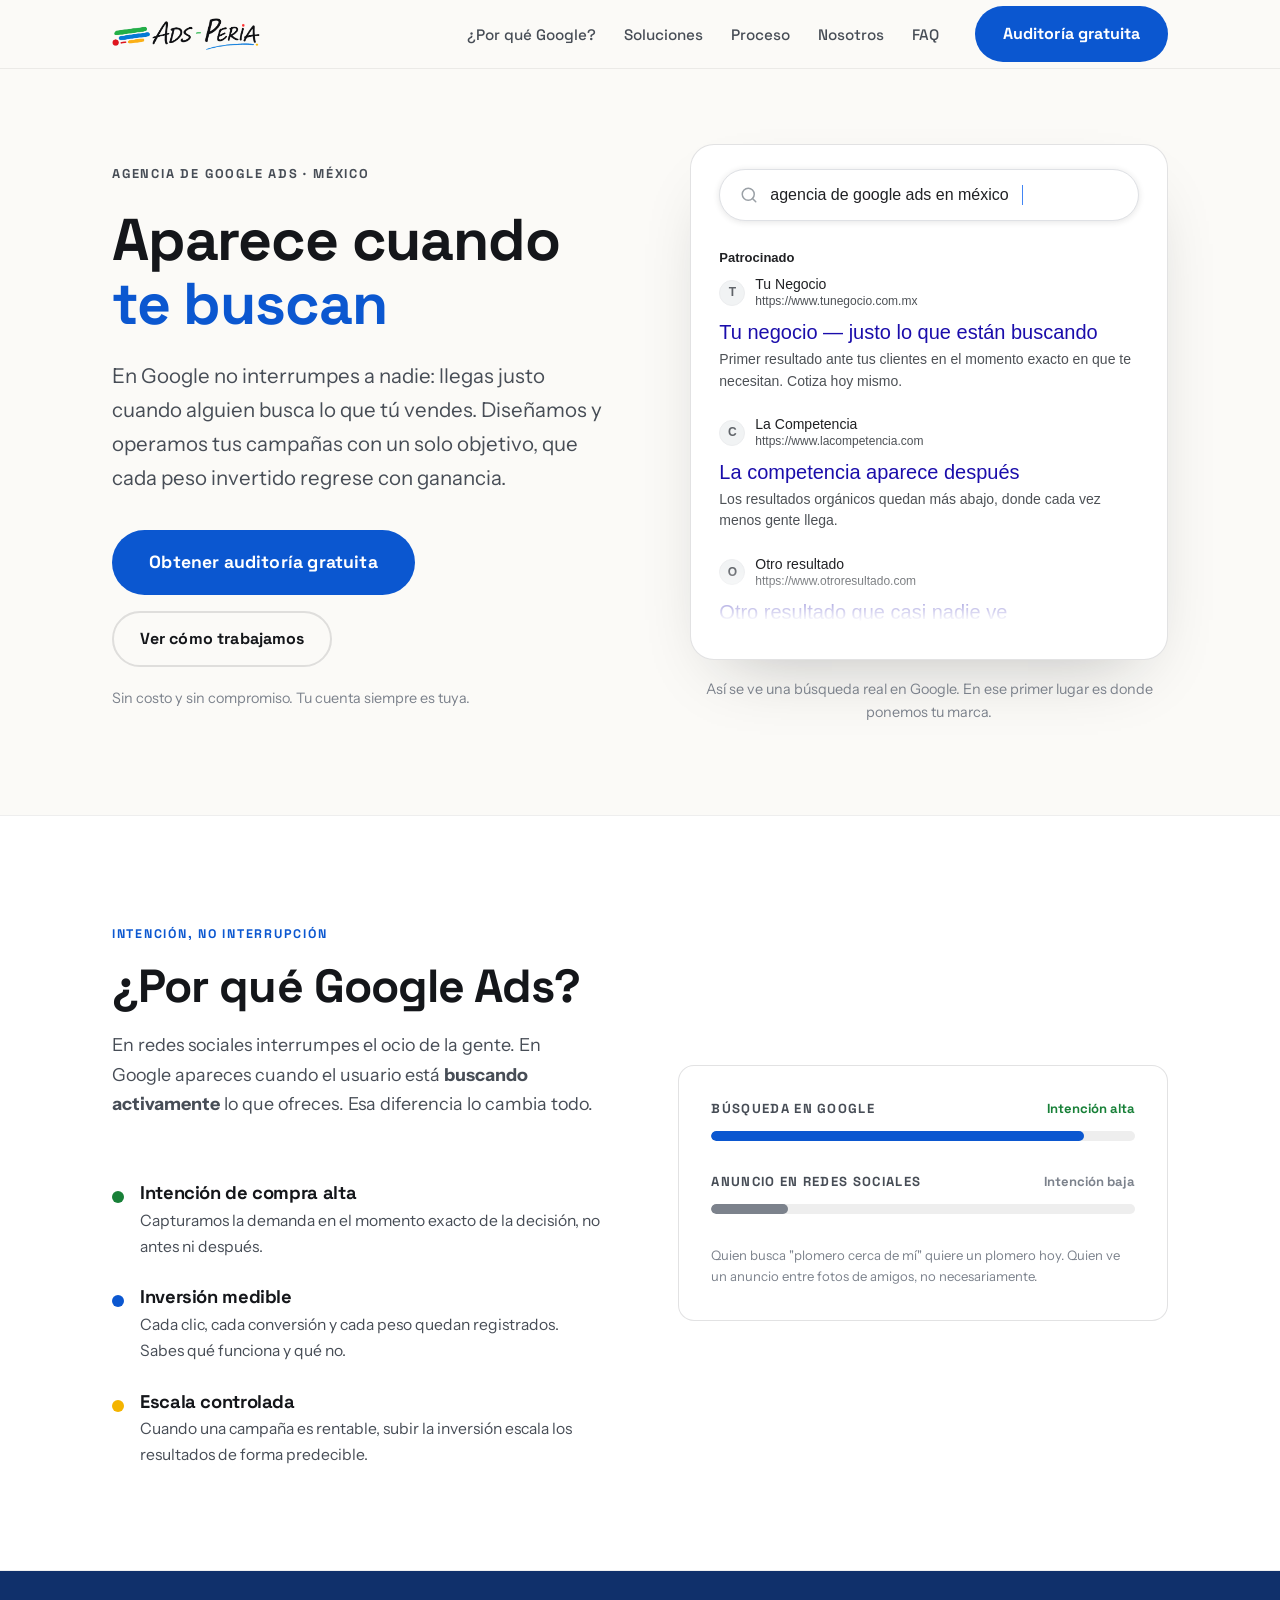
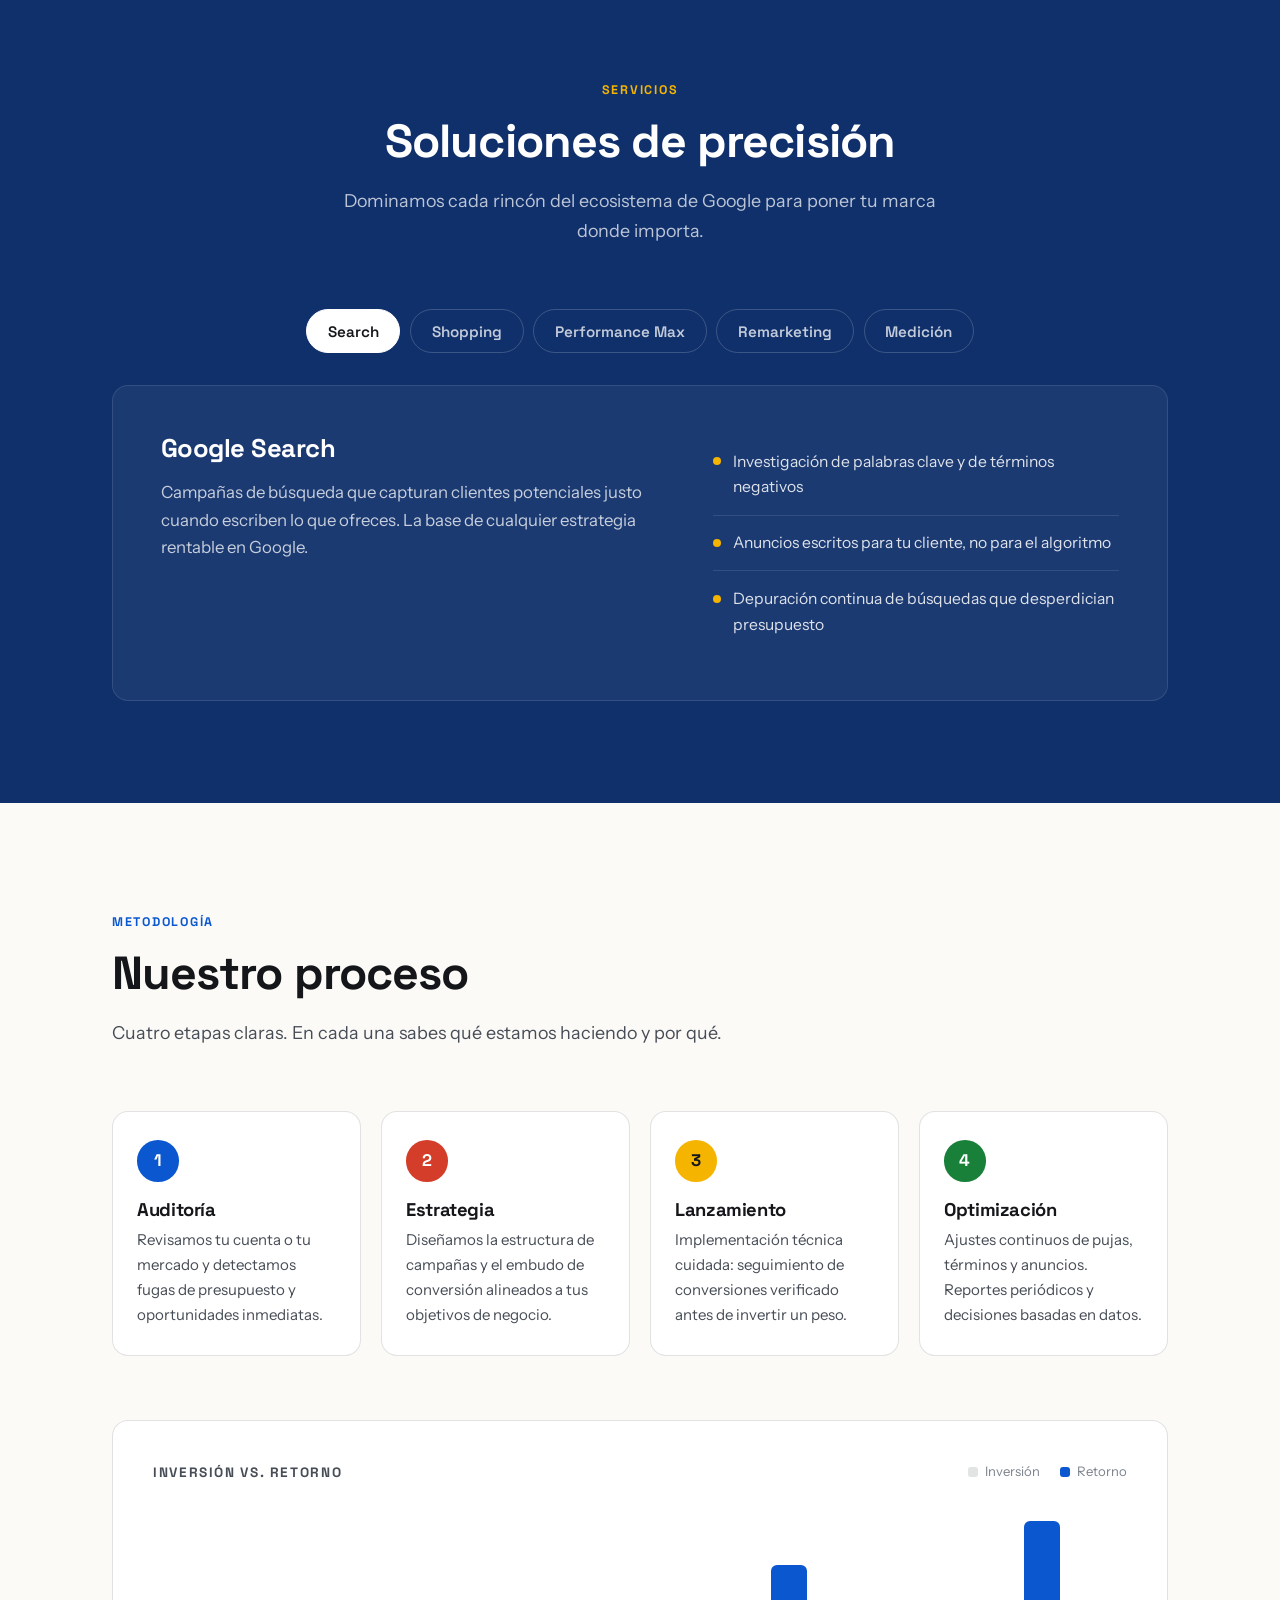
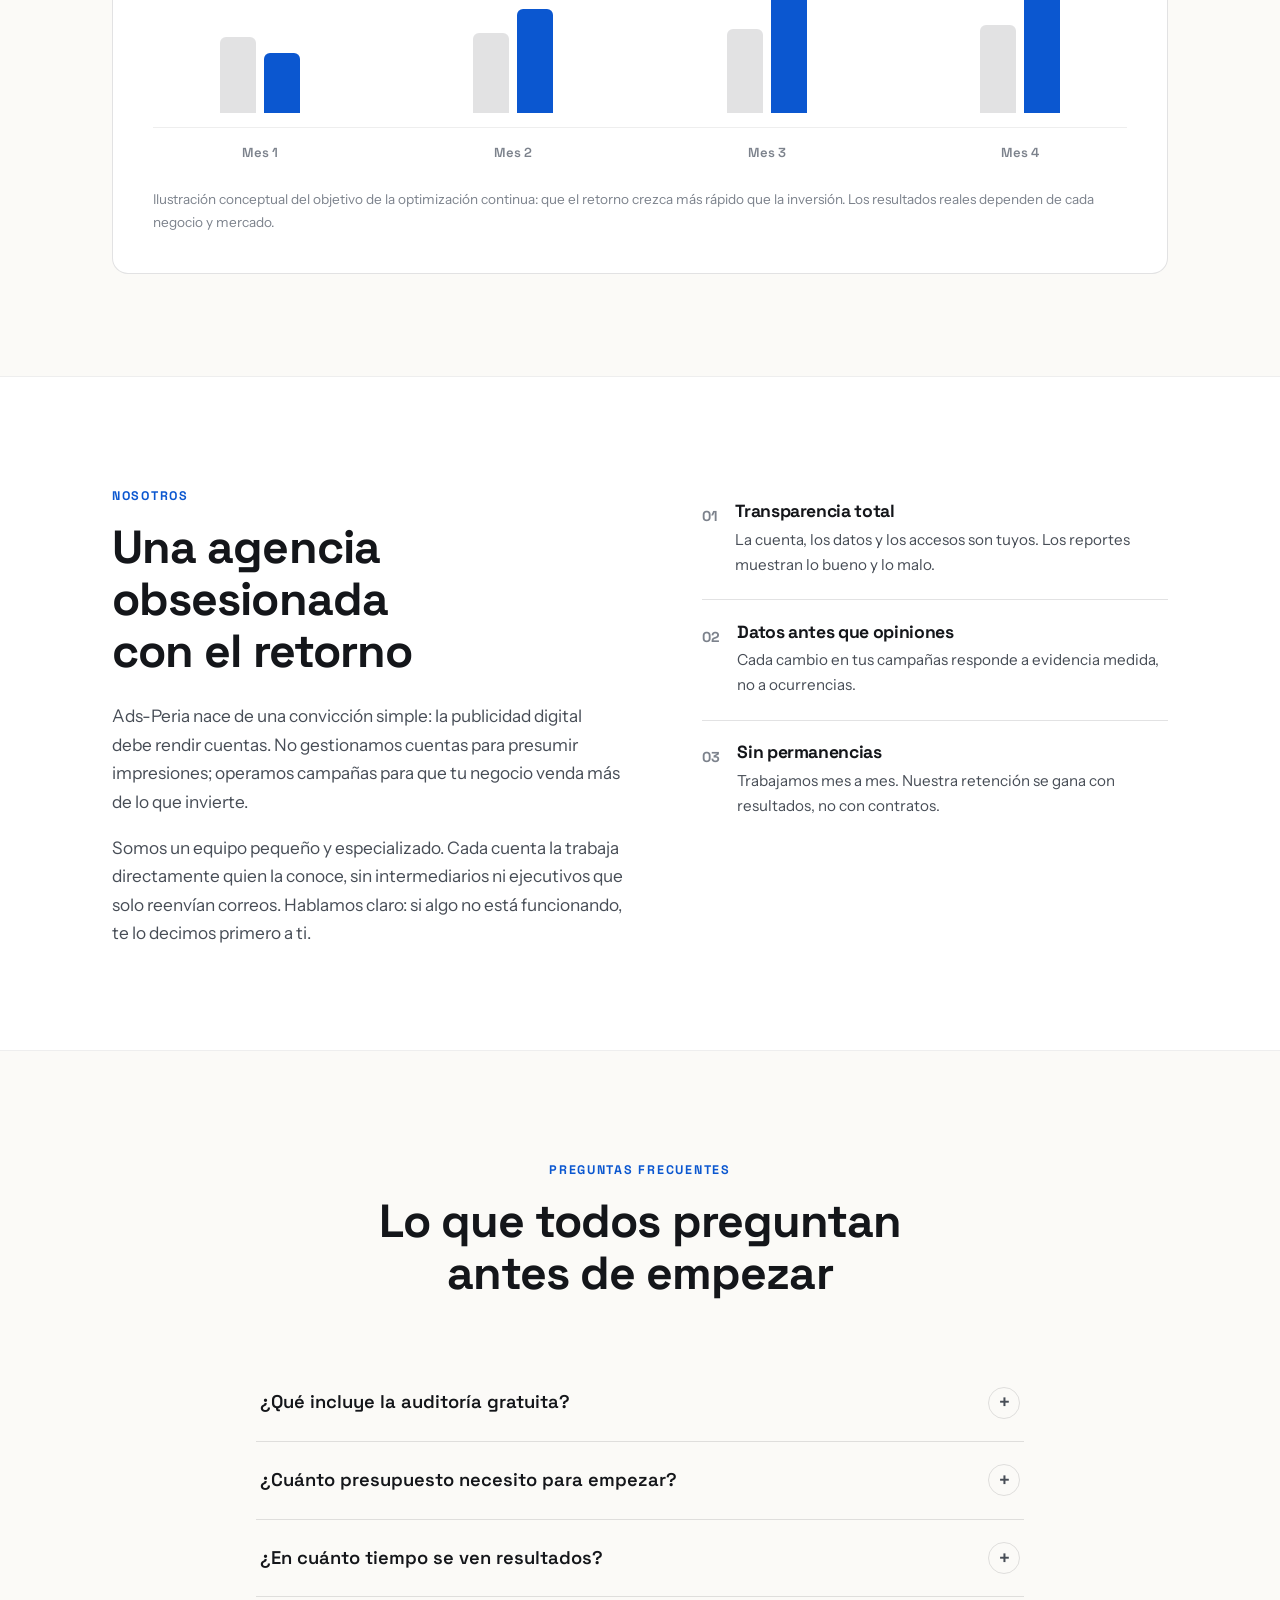
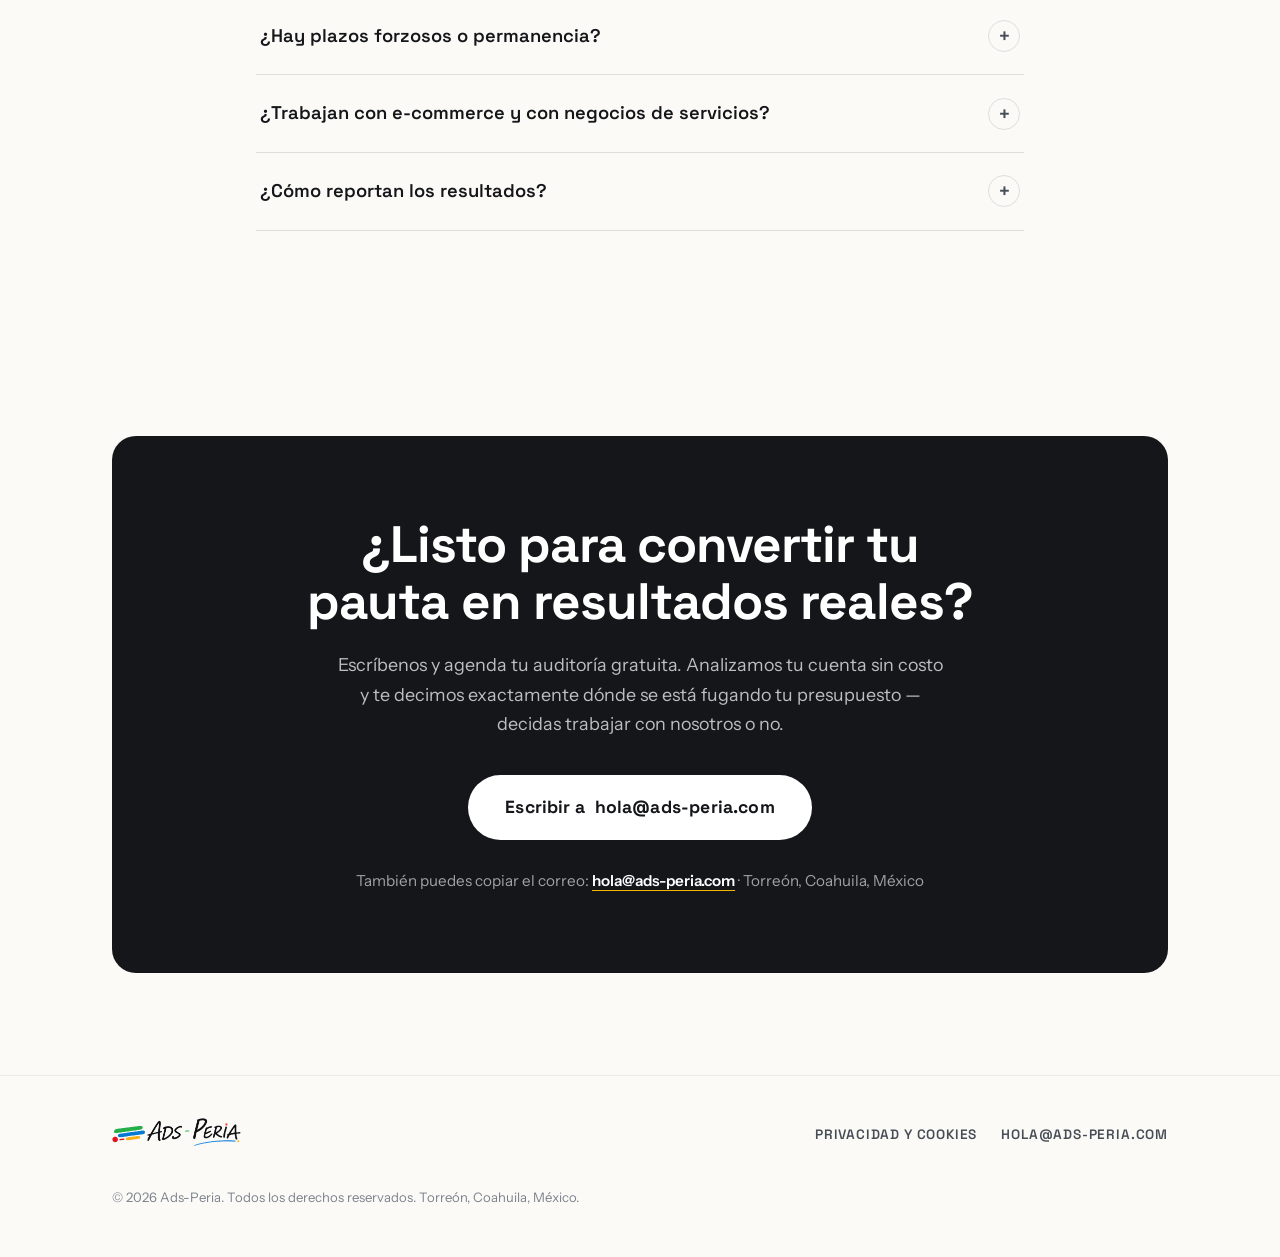
<file: index.html>
<!DOCTYPE html>
<html lang="es">

<head>
  <meta charset="utf-8" />
  <!-- Google Tag Manager -->
  <script>
    (function (w, d, s, l, i) {
      w[l] = w[l] || [];
      w[l].push({ "gtm.start": new Date().getTime(), event: "gtm.js" });
      var f = d.getElementsByTagName(s)[0],
        j = d.createElement(s),
        dl = l != "dataLayer" ? "&l=" + l : "";
      j.async = true;
      j.src = "https://www.googletagmanager.com/gtm.js?id=" + i + dl;
      f.parentNode.insertBefore(j, f);
    })(window, document, "script", "dataLayer", "GTM-PS3SFW72");
  </script>
  <!-- End Google Tag Manager -->
  <meta name="viewport" content="width=device-width, initial-scale=1.0, viewport-fit=cover" />
  <title>Ads-Peria | Agencia de Google Ads en México</title>
  <meta name="description"
    content="Agencia de Google Ads en México: Search, Shopping, Performance Max y remarketing con enfoque en rentabilidad. Auditoría gratuita de tu cuenta, sin compromiso." />
  <meta name="author" content="Ads-Peria" />
  <meta name="robots" content="index, follow, max-image-preview:large" />
  <meta name="theme-color" content="#0b57d0" />
  <link rel="canonical" href="https://ads-peria.com/" />
  <link rel="alternate" hreflang="es-mx" href="https://ads-peria.com/" />
  <link rel="alternate" hreflang="x-default" href="https://ads-peria.com/" />
  <meta name="geo.region" content="MX-COA" />
  <meta name="geo.placename" content="Torreón" />
  <meta name="geo.position" content="25.5428;-103.4068" />
  <meta name="ICBM" content="25.5428, -103.4068" />
  <meta property="og:type" content="website" />
  <meta property="og:site_name" content="Ads-Peria" />
  <meta property="og:locale" content="es_MX" />
  <meta property="og:url" content="https://ads-peria.com/" />
  <meta property="og:title" content="Ads-Peria | Agencia de Google Ads en México" />
  <meta property="og:description"
    content="Aparece cuando te buscan. Search, Shopping, Performance Max y remarketing con enfoque en rentabilidad. Auditoría gratuita." />
  <meta property="og:image" content="https://ads-peria.com/assets/img/og-ads-peria-agencia-google-ads.png" />
  <meta property="og:image:width" content="1200" />
  <meta property="og:image:height" content="630" />
  <meta property="og:image:alt" content="Ads-Peria, agencia de Google Ads en México" />
  <meta name="twitter:card" content="summary_large_image" />
  <meta name="twitter:title" content="Ads-Peria | Agencia de Google Ads en México" />
  <meta name="twitter:description"
    content="Aparece cuando te buscan. Estrategias de Google Ads con enfoque en rentabilidad. Auditoría gratuita." />
  <meta name="twitter:image" content="https://ads-peria.com/assets/img/og-ads-peria-agencia-google-ads.png" />
  <link rel="icon" href="./assets/img/favicon-ads-peria.png" type="image/png" />
  <link rel="apple-touch-icon" href="./assets/img/favicon-ads-peria.png" />
  <link rel="preconnect" href="https://fonts.googleapis.com" />
  <link rel="preconnect" href="https://fonts.gstatic.com" crossorigin />
  <link
    href="https://fonts.googleapis.com/css2?family=Space+Grotesk:wght@500;600;700&family=Instrument+Sans:wght@400;500;600&display=swap"
    rel="stylesheet" />
  <link rel="stylesheet" href="./style.css" />
  <script type="application/ld+json">
  {
    "@context": "https://schema.org",
    "@graph": [
      {
        "@type": "ProfessionalService",
        "@id": "https://ads-peria.com/#organizacion",
        "name": "Ads-Peria",
        "url": "https://ads-peria.com/",
        "logo": "https://ads-peria.com/assets/img/logo-ads-peria-agencia-google-ads.png",
        "image": "https://ads-peria.com/assets/img/og-ads-peria-agencia-google-ads.png",
        "description": "Agencia de Google Ads en México. Search, Shopping, Performance Max y remarketing con enfoque en rentabilidad y reportes transparentes.",
        "email": "hola@ads-peria.com",
        "address": {
          "@type": "PostalAddress",
          "addressLocality": "Torreón",
          "addressRegion": "Coahuila",
          "addressCountry": "MX"
        },
        "areaServed": { "@type": "Country", "name": "México" },
        "serviceType": ["Google Ads", "Google Search", "Google Shopping", "Performance Max", "Remarketing"]
      },
      {
        "@type": "WebSite",
        "@id": "https://ads-peria.com/#sitio",
        "url": "https://ads-peria.com/",
        "name": "Ads-Peria",
        "inLanguage": "es-MX",
        "publisher": { "@id": "https://ads-peria.com/#organizacion" }
      },
      {
        "@type": "FAQPage",
        "@id": "https://ads-peria.com/#faq",
        "mainEntity": [
          {
            "@type": "Question",
            "name": "¿Qué incluye la auditoría gratuita?",
            "acceptedAnswer": {
              "@type": "Answer",
              "text": "Revisamos la estructura de tu cuenta, la configuración del seguimiento de conversiones, las palabras clave y términos de búsqueda, y el uso del presupuesto. Te entregamos un diagnóstico con las fugas detectadas y las oportunidades de mejora, sin ningún compromiso."
            }
          },
          {
            "@type": "Question",
            "name": "¿Cuánto presupuesto necesito para empezar en Google Ads?",
            "acceptedAnswer": {
              "@type": "Answer",
              "text": "Depende de tu giro, tu competencia y tus objetivos. En la auditoría estimamos el rango de inversión razonable para tu mercado antes de que gastes un peso, para que la decisión se tome con datos y no con corazonadas."
            }
          },
          {
            "@type": "Question",
            "name": "¿En cuánto tiempo se ven resultados?",
            "acceptedAnswer": {
              "@type": "Answer",
              "text": "Las campañas de búsqueda generan tráfico desde el primer día, pero la optimización seria toma semanas: el sistema necesita datos de conversión para aprender. Trabajamos con horizontes realistas y te informamos del avance en cada etapa."
            }
          },
          {
            "@type": "Question",
            "name": "¿Hay plazos forzosos o permanencia?",
            "acceptedAnswer": {
              "@type": "Answer",
              "text": "No. Trabajamos mes a mes. Si el servicio no te genera valor, puedes cancelarlo. La cuenta de Google Ads y sus datos siempre son tuyos."
            }
          },
          {
            "@type": "Question",
            "name": "¿Trabajan con e-commerce y con negocios de servicios?",
            "acceptedAnswer": {
              "@type": "Answer",
              "text": "Sí. Para e-commerce usamos Shopping y Performance Max con optimización de catálogo; para servicios, campañas de búsqueda y remarketing orientadas a generar contactos calificados."
            }
          },
          {
            "@type": "Question",
            "name": "¿Cómo reportan los resultados?",
            "acceptedAnswer": {
              "@type": "Answer",
              "text": "Con reportes claros y verificables: inversión, conversiones, costo por conversión y retorno. Tienes acceso directo a tu cuenta en todo momento; no hay cajas negras."
            }
          }
        ]
      }
    ]
  }
  </script>
</head>

<body>
  <!-- Google Tag Manager (noscript) -->
  <noscript><iframe src="https://www.googletagmanager.com/ns.html?id=GTM-PS3SFW72" height="0" width="0"
      style="display:none;visibility:hidden" title="Google Tag Manager"></iframe></noscript>
  <!-- End Google Tag Manager (noscript) -->

  <a class="skip-link" href="#main">Saltar al contenido</a>

  <!-- Navegación -->
  <header>
    <nav class="nav js-nav" aria-label="Principal">
      <div class="container nav__inner">
        <a class="nav__logo" href="#" aria-label="Ads-Peria, inicio">
          <img src="./assets/img/logo-ads-peria-agencia-google-ads.png" alt="Ads-Peria" width="1025" height="222" />
        </a>
        <ul class="nav__links" id="menu-principal">
          <li><a class="nav__link" href="#por-que">¿Por qué Google?</a></li>
          <li><a class="nav__link" href="#soluciones">Soluciones</a></li>
          <li><a class="nav__link" href="#proceso">Proceso</a></li>
          <li><a class="nav__link" href="#nosotros">Nosotros</a></li>
          <li><a class="nav__link" href="#faq">FAQ</a></li>
          <li class="nav__cta-item">
            <a class="btn btn--primary" href="#contacto">Auditoría gratuita</a>
          </li>
        </ul>
        <button class="nav__toggle js-nav-toggle" type="button" aria-expanded="false" aria-controls="menu-principal"
          aria-label="Abrir menú">
          <span class="nav__toggle-bar"></span>
          <span class="nav__toggle-bar"></span>
          <span class="nav__toggle-bar"></span>
        </button>
      </div>
    </nav>
  </header>

  <main id="main">
    <!-- Hero -->
    <section class="hero" data-screen-label="Hero" aria-labelledby="titulo-hero">
      <div class="container hero__inner">
        <div class="reveal">
          <p class="hero__kicker">Agencia de Google Ads · México</p>
          <h1 class="hero__title" id="titulo-hero">Aparece cuando<br />
            <span class="hero__title-mark">te buscan</span></h1>
          <p class="hero__lede">
            En Google no interrumpes a nadie: llegas justo cuando alguien busca lo que tú vendes.
            Diseñamos y operamos tus campañas con un solo objetivo, que cada peso invertido regrese con ganancia.
          </p>
          <div class="hero__actions">
            <a class="btn btn--primary btn--lg" href="#contacto">Obtener auditoría gratuita</a>
            <a class="btn btn--ghost" href="#proceso">Ver cómo trabajamos</a>
          </div>
          <p class="hero__note">Sin costo y sin compromiso. Tu cuenta siempre es tuya.</p>
        </div>
        <div class="reveal">
          <div class="serp js-serp" aria-hidden="true">
            <div class="serp__bar">
              <svg class="serp__icon" viewBox="0 0 24 24" fill="none" stroke="currentColor" stroke-width="2"
                stroke-linecap="round" stroke-linejoin="round">
                <circle cx="11" cy="11" r="8"></circle>
                <line x1="21" y1="21" x2="16.65" y2="16.65"></line>
              </svg>
              <span class="serp__query js-serp-query">agencia de google ads en méxico</span><span
                class="serp__caret"></span>
            </div>
            <div class="serp__results">
              <div class="serp__result js-serp-result">
                <p class="serp__label">Patrocinado</p>
                <div class="serp__site">
                  <span class="serp__favicon">T</span>
                  <span class="serp__siteinfo">
                    <span class="serp__sitename">Tu Negocio</span>
                    <span class="serp__url">https://www.tunegocio.com.mx</span>
                  </span>
                </div>
                <span class="serp__title">Tu negocio — justo lo que están buscando</span>
                <p class="serp__desc">Primer resultado ante tus clientes en el momento exacto en que te necesitan.
                  Cotiza hoy mismo.</p>
              </div>
              <div class="serp__result js-serp-result">
                <div class="serp__site">
                  <span class="serp__favicon">C</span>
                  <span class="serp__siteinfo">
                    <span class="serp__sitename">La Competencia</span>
                    <span class="serp__url">https://www.lacompetencia.com</span>
                  </span>
                </div>
                <span class="serp__title">La competencia aparece después</span>
                <p class="serp__desc">Los resultados orgánicos quedan más abajo, donde cada vez menos gente llega.</p>
              </div>
              <div class="serp__result serp__result--fade js-serp-result">
                <div class="serp__site">
                  <span class="serp__favicon">O</span>
                  <span class="serp__siteinfo">
                    <span class="serp__sitename">Otro resultado</span>
                    <span class="serp__url">https://www.otroresultado.com</span>
                  </span>
                </div>
                <span class="serp__title">Otro resultado que casi nadie ve</span>
              </div>
            </div>
          </div>
          <p class="serp__caption">Así se ve una búsqueda real en Google. En ese primer lugar es donde ponemos tu marca.</p>
        </div>
      </div>
    </section>

    <!-- Por qué Google Ads -->
    <section class="section section--tint" id="por-que" data-screen-label="Por qué Google Ads"
      aria-labelledby="titulo-por-que">
      <div class="container">
        <div class="why__grid">
          <div class="reveal">
            <div class="section__head">
              <p class="section__kicker">Intención, no interrupción</p>
              <h2 class="section__title" id="titulo-por-que">¿Por qué Google Ads?</h2>
              <p class="section__lede">
                En redes sociales interrumpes el ocio de la gente. En Google apareces cuando el usuario está
                <strong>buscando activamente</strong> lo que ofreces. Esa diferencia lo cambia todo.
              </p>
            </div>
            <div class="why__points">
              <div class="point">
                <span class="point__dot point__dot--green" aria-hidden="true"></span>
                <div>
                  <h3 class="point__title">Intención de compra alta</h3>
                  <p class="point__text">Capturamos la demanda en el momento exacto de la decisión, no antes ni después.</p>
                </div>
              </div>
              <div class="point">
                <span class="point__dot point__dot--blue" aria-hidden="true"></span>
                <div>
                  <h3 class="point__title">Inversión medible</h3>
                  <p class="point__text">Cada clic, cada conversión y cada peso quedan registrados. Sabes qué funciona y qué no.</p>
                </div>
              </div>
              <div class="point">
                <span class="point__dot point__dot--yellow" aria-hidden="true"></span>
                <div>
                  <h3 class="point__title">Escala controlada</h3>
                  <p class="point__text">Cuando una campaña es rentable, subir la inversión escala los resultados de forma predecible.</p>
                </div>
              </div>
            </div>
          </div>
          <div class="reveal">
            <div class="bars js-bars">
              <div class="bars__row">
                <div class="bars__head">
                  <span class="bars__label">Búsqueda en Google</span>
                  <span class="bars__value">Intención alta</span>
                </div>
                <div class="bars__track"><span class="bars__fill bars__fill--search"></span></div>
              </div>
              <div class="bars__row">
                <div class="bars__head">
                  <span class="bars__label">Anuncio en redes sociales</span>
                  <span class="bars__value bars__value--low">Intención baja</span>
                </div>
                <div class="bars__track"><span class="bars__fill bars__fill--social"></span></div>
              </div>
              <p class="bars__note">
                Quien busca "plomero cerca de mí" quiere un plomero hoy. Quien ve un anuncio entre fotos de amigos, no
                necesariamente.
              </p>
            </div>
          </div>
        </div>
      </div>
    </section>

    <!-- Soluciones -->
    <section class="section section--ink" id="soluciones" data-screen-label="Soluciones"
      aria-labelledby="titulo-soluciones">
      <div class="container">
        <div class="section__head section__head--center reveal">
          <p class="section__kicker">Servicios</p>
          <h2 class="section__title" id="titulo-soluciones">Soluciones de precisión</h2>
          <p class="section__lede">Dominamos cada rincón del ecosistema de Google para poner tu marca donde importa.</p>
        </div>
        <div class="reveal">
          <div class="tabs js-tabs">
            <div class="tabs__list" role="tablist" aria-label="Soluciones de Google Ads">
              <button class="tabs__tab is-active" id="tab-search" type="button" role="tab" aria-selected="true"
                aria-controls="panel-search">Search</button>
              <button class="tabs__tab" id="tab-shopping" type="button" role="tab" aria-selected="false"
                aria-controls="panel-shopping" tabindex="-1">Shopping</button>
              <button class="tabs__tab" id="tab-pmax" type="button" role="tab" aria-selected="false"
                aria-controls="panel-pmax" tabindex="-1">Performance Max</button>
              <button class="tabs__tab" id="tab-remarketing" type="button" role="tab" aria-selected="false"
                aria-controls="panel-remarketing" tabindex="-1">Remarketing</button>
              <button class="tabs__tab" id="tab-medicion" type="button" role="tab" aria-selected="false"
                aria-controls="panel-medicion" tabindex="-1">Medición</button>
            </div>
            <div class="tabs__panel" id="panel-search" role="tabpanel" aria-labelledby="tab-search">
              <div>
                <h3 class="tabs__panel-title">Google Search</h3>
                <p class="tabs__panel-text">
                  Campañas de búsqueda que capturan clientes potenciales justo cuando escriben lo que ofreces.
                  La base de cualquier estrategia rentable en Google.
                </p>
              </div>
              <ul class="tabs__points">
                <li class="tabs__point"><span class="tabs__point-dot" aria-hidden="true"></span>Investigación de palabras clave y de términos negativos</li>
                <li class="tabs__point"><span class="tabs__point-dot" aria-hidden="true"></span>Anuncios escritos para tu cliente, no para el algoritmo</li>
                <li class="tabs__point"><span class="tabs__point-dot" aria-hidden="true"></span>Depuración continua de búsquedas que desperdician presupuesto</li>
              </ul>
            </div>
            <div class="tabs__panel" id="panel-shopping" role="tabpanel" aria-labelledby="tab-shopping" hidden>
              <div>
                <h3 class="tabs__panel-title">Shopping y e-commerce</h3>
                <p class="tabs__panel-text">
                  Tus productos con foto y precio directamente en los resultados. Optimizamos el catálogo para que
                  Google muestre el producto correcto a la búsqueda correcta.
                </p>
              </div>
              <ul class="tabs__points">
                <li class="tabs__point"><span class="tabs__point-dot" aria-hidden="true"></span>Optimización del feed en Google Merchant Center</li>
                <li class="tabs__point"><span class="tabs__point-dot" aria-hidden="true"></span>Estructura por margen y prioridad de producto</li>
                <li class="tabs__point"><span class="tabs__point-dot" aria-hidden="true"></span>Estrategias de puja orientadas al valor de la venta</li>
              </ul>
            </div>
            <div class="tabs__panel" id="panel-pmax" role="tabpanel" aria-labelledby="tab-pmax" hidden>
              <div>
                <h3 class="tabs__panel-title">Performance Max</h3>
                <p class="tabs__panel-text">
                  La IA de Google trabajando en todos sus canales a la vez: búsqueda, YouTube, Display, Gmail y Maps.
                  Potente cuando se alimenta con buenos datos; nosotros nos encargamos de eso.
                </p>
              </div>
              <ul class="tabs__points">
                <li class="tabs__point"><span class="tabs__point-dot" aria-hidden="true"></span>Señales de audiencia y creatividades por grupo de recursos</li>
                <li class="tabs__point"><span class="tabs__point-dot" aria-hidden="true"></span>Objetivos de conversión limpios antes de encender la IA</li>
                <li class="tabs__point"><span class="tabs__point-dot" aria-hidden="true"></span>Control de canibalización con tus campañas de búsqueda</li>
              </ul>
            </div>
            <div class="tabs__panel" id="panel-remarketing" role="tabpanel" aria-labelledby="tab-remarketing" hidden>
              <div>
                <h3 class="tabs__panel-title">Remarketing estratégico</h3>
                <p class="tabs__panel-text">
                  La mayoría de los visitantes no compra en la primera visita. Volvemos a aparecer ante quienes ya
                  mostraron interés, con el mensaje adecuado para cada etapa.
                </p>
              </div>
              <ul class="tabs__points">
                <li class="tabs__point"><span class="tabs__point-dot" aria-hidden="true"></span>Audiencias por comportamiento real en tu sitio</li>
                <li class="tabs__point"><span class="tabs__point-dot" aria-hidden="true"></span>Frecuencia controlada: presencia sin hostigar</li>
                <li class="tabs__point"><span class="tabs__point-dot" aria-hidden="true"></span>Mensajes distintos para carritos abandonados y clientes actuales</li>
              </ul>
            </div>
            <div class="tabs__panel" id="panel-medicion" role="tabpanel" aria-labelledby="tab-medicion" hidden>
              <div>
                <h3 class="tabs__panel-title">Medición y reportes</h3>
                <p class="tabs__panel-text">
                  Sin medición confiable no hay optimización posible. Configuramos el seguimiento de conversiones de
                  punta a punta y te reportamos lo que de verdad importa.
                </p>
              </div>
              <ul class="tabs__points">
                <li class="tabs__point"><span class="tabs__point-dot" aria-hidden="true"></span>Seguimiento de conversiones y llamadas bien configurado</li>
                <li class="tabs__point"><span class="tabs__point-dot" aria-hidden="true"></span>Reportes claros: inversión, conversiones, costo y retorno</li>
                <li class="tabs__point"><span class="tabs__point-dot" aria-hidden="true"></span>Acceso total a tu cuenta, siempre</li>
              </ul>
            </div>
          </div>
        </div>
      </div>
    </section>

    <!-- Proceso -->
    <section class="section" id="proceso" data-screen-label="Proceso" aria-labelledby="titulo-proceso">
      <div class="container">
        <div class="section__head reveal">
          <p class="section__kicker">Metodología</p>
          <h2 class="section__title" id="titulo-proceso">Nuestro proceso</h2>
          <p class="section__lede">Cuatro etapas claras. En cada una sabes qué estamos haciendo y por qué.</p>
        </div>
        <div class="steps reveal">
          <article class="step">
            <span class="step__num step__num--blue" aria-hidden="true">1</span>
            <h3 class="step__title">Auditoría</h3>
            <p class="step__text">Revisamos tu cuenta o tu mercado y detectamos fugas de presupuesto y oportunidades inmediatas.</p>
          </article>
          <article class="step">
            <span class="step__num step__num--red" aria-hidden="true">2</span>
            <h3 class="step__title">Estrategia</h3>
            <p class="step__text">Diseñamos la estructura de campañas y el embudo de conversión alineados a tus objetivos de negocio.</p>
          </article>
          <article class="step">
            <span class="step__num step__num--yellow" aria-hidden="true">3</span>
            <h3 class="step__title">Lanzamiento</h3>
            <p class="step__text">Implementación técnica cuidada: seguimiento de conversiones verificado antes de invertir un peso.</p>
          </article>
          <article class="step">
            <span class="step__num step__num--green" aria-hidden="true">4</span>
            <h3 class="step__title">Optimización</h3>
            <p class="step__text">Ajustes continuos de pujas, términos y anuncios. Reportes periódicos y decisiones basadas en datos.</p>
          </article>
        </div>
        <div class="chart js-chart reveal" role="img"
          aria-label="Ilustración conceptual: con optimización continua, el retorno crece más rápido que la inversión a lo largo de los meses.">
          <div class="chart__head">
            <p class="chart__title">Inversión vs. retorno</p>
            <div class="chart__legend" aria-hidden="true">
              <span class="chart__legend-item"><span class="chart__legend-swatch chart__legend-swatch--spend"></span>Inversión</span>
              <span class="chart__legend-item"><span class="chart__legend-swatch chart__legend-swatch--return"></span>Retorno</span>
            </div>
          </div>
          <div class="chart__bars" aria-hidden="true">
            <div class="chart__group">
              <span class="chart__bar chart__bar--spend" style="--h: 38"></span>
              <span class="chart__bar chart__bar--return" style="--h: 30"></span>
            </div>
            <div class="chart__group">
              <span class="chart__bar chart__bar--spend" style="--h: 40"></span>
              <span class="chart__bar chart__bar--return" style="--h: 52"></span>
            </div>
            <div class="chart__group">
              <span class="chart__bar chart__bar--spend" style="--h: 42"></span>
              <span class="chart__bar chart__bar--return" style="--h: 74"></span>
            </div>
            <div class="chart__group">
              <span class="chart__bar chart__bar--spend" style="--h: 44"></span>
              <span class="chart__bar chart__bar--return" style="--h: 96"></span>
            </div>
          </div>
          <div class="chart__labels" aria-hidden="true">
            <span class="chart__label">Mes 1</span>
            <span class="chart__label">Mes 2</span>
            <span class="chart__label">Mes 3</span>
            <span class="chart__label">Mes 4</span>
          </div>
          <p class="chart__caption">
            Ilustración conceptual del objetivo de la optimización continua: que el retorno crezca más rápido que la
            inversión. Los resultados reales dependen de cada negocio y mercado.
          </p>
        </div>
      </div>
    </section>

    <!-- Nosotros -->
    <section class="section section--tint" id="nosotros" data-screen-label="Nosotros" aria-labelledby="titulo-nosotros">
      <div class="container">
        <div class="about__grid">
          <div class="reveal">
            <div class="section__head section__head--tight">
              <p class="section__kicker">Nosotros</p>
              <h2 class="section__title" id="titulo-nosotros">Una agencia obsesionada con el retorno</h2>
            </div>
            <div class="about__text">
              <p>
                Ads-Peria nace de una convicción simple: la publicidad digital debe rendir cuentas. No gestionamos
                cuentas para presumir impresiones; operamos campañas para que tu negocio venda más de lo que invierte.
              </p>
              <p>
                Somos un equipo pequeño y especializado. Cada cuenta la trabaja directamente quien la conoce, sin
                intermediarios ni ejecutivos que solo reenvían correos. Hablamos claro: si algo no está funcionando,
                te lo decimos primero a ti.
              </p>
            </div>
          </div>
          <div class="about__values reveal">
            <div class="value">
              <span class="value__num" aria-hidden="true">01</span>
              <div>
                <h3 class="value__title">Transparencia total</h3>
                <p class="value__text">La cuenta, los datos y los accesos son tuyos. Los reportes muestran lo bueno y lo malo.</p>
              </div>
            </div>
            <div class="value">
              <span class="value__num" aria-hidden="true">02</span>
              <div>
                <h3 class="value__title">Datos antes que opiniones</h3>
                <p class="value__text">Cada cambio en tus campañas responde a evidencia medida, no a ocurrencias.</p>
              </div>
            </div>
            <div class="value">
              <span class="value__num" aria-hidden="true">03</span>
              <div>
                <h3 class="value__title">Sin permanencias</h3>
                <p class="value__text">Trabajamos mes a mes. Nuestra retención se gana con resultados, no con contratos.</p>
              </div>
            </div>
          </div>
        </div>
      </div>
    </section>

    <!-- FAQ -->
    <section class="section" id="faq" data-screen-label="Preguntas frecuentes" aria-labelledby="titulo-faq">
      <div class="container">
        <div class="section__head section__head--center reveal">
          <p class="section__kicker">Preguntas frecuentes</p>
          <h2 class="section__title" id="titulo-faq">Lo que todos preguntan antes de empezar</h2>
        </div>
        <div class="faq__list reveal">
          <details class="faq__item">
            <summary class="faq__q">¿Qué incluye la auditoría gratuita?</summary>
            <p class="faq__a">
              Revisamos la estructura de tu cuenta, la configuración del seguimiento de conversiones, las palabras
              clave y términos de búsqueda, y el uso del presupuesto. Te entregamos un diagnóstico con las fugas
              detectadas y las oportunidades de mejora, sin ningún compromiso.
            </p>
          </details>
          <details class="faq__item">
            <summary class="faq__q">¿Cuánto presupuesto necesito para empezar?</summary>
            <p class="faq__a">
              Depende de tu giro, tu competencia y tus objetivos. En la auditoría estimamos el rango de inversión
              razonable para tu mercado antes de que gastes un peso, para que la decisión se tome con datos y no con
              corazonadas.
            </p>
          </details>
          <details class="faq__item">
            <summary class="faq__q">¿En cuánto tiempo se ven resultados?</summary>
            <p class="faq__a">
              Las campañas de búsqueda generan tráfico desde el primer día, pero la optimización seria toma semanas:
              el sistema necesita datos de conversión para aprender. Trabajamos con horizontes realistas y te
              informamos del avance en cada etapa.
            </p>
          </details>
          <details class="faq__item">
            <summary class="faq__q">¿Hay plazos forzosos o permanencia?</summary>
            <p class="faq__a">
              No. Trabajamos mes a mes. Si el servicio no te genera valor, puedes cancelarlo. La cuenta de Google Ads
              y sus datos siempre son tuyos.
            </p>
          </details>
          <details class="faq__item">
            <summary class="faq__q">¿Trabajan con e-commerce y con negocios de servicios?</summary>
            <p class="faq__a">
              Sí. Para e-commerce usamos Shopping y Performance Max con optimización de catálogo; para servicios,
              campañas de búsqueda y remarketing orientadas a generar contactos calificados.
            </p>
          </details>
          <details class="faq__item">
            <summary class="faq__q">¿Cómo reportan los resultados?</summary>
            <p class="faq__a">
              Con reportes claros y verificables: inversión, conversiones, costo por conversión y retorno. Tienes
              acceso directo a tu cuenta en todo momento; no hay cajas negras.
            </p>
          </details>
        </div>
      </div>
    </section>

    <!-- Contacto -->
    <section class="cta" id="contacto" data-screen-label="Contacto" aria-labelledby="titulo-contacto">
      <div class="container">
        <div class="cta__panel reveal">
          <h2 class="cta__title" id="titulo-contacto">¿Listo para convertir tu pauta en resultados reales?</h2>
          <p class="cta__text">
            Escríbenos y agenda tu auditoría gratuita. Analizamos tu cuenta sin costo y te decimos exactamente dónde
            se está fugando tu presupuesto — decidas trabajar con nosotros o no.
          </p>
          <a class="btn btn--inverse btn--lg"
            href="mailto:hola@ads-peria.com?subject=Auditor%C3%ADa%20gratuita%20de%20Google%20Ads">Escribir a
            <span class="u-nowrap">hola@ads-peria.com</span></a>
          <address class="cta__address">
            También puedes copiar el correo:
            <a href="mailto:hola@ads-peria.com">hola@ads-peria.com</a> · Torreón, Coahuila, México
          </address>
        </div>
      </div>
    </section>
  </main>

  <!-- Footer -->
  <footer class="footer" role="contentinfo">
    <div class="container footer__inner">
      <a class="footer__brand" href="#" aria-label="Ads-Peria, inicio">
        <img src="./assets/img/logo-ads-peria-agencia-google-ads.png" alt="Ads-Peria" width="1025" height="222"
          loading="lazy" decoding="async" />
      </a>
      <nav class="footer__nav" aria-label="Pie de página">
        <ul>
          <li><a class="footer__link" href="./privacidad.html">Privacidad y cookies</a></li>
          <li><a class="footer__link" href="mailto:hola@ads-peria.com">hola@ads-peria.com</a></li>
        </ul>
      </nav>
      <p class="footer__legal">© 2026 Ads-Peria. Todos los derechos reservados. Torreón, Coahuila, México.</p>
    </div>
  </footer>

  <script src="./script.js"></script>
</body>

</html>
</file>
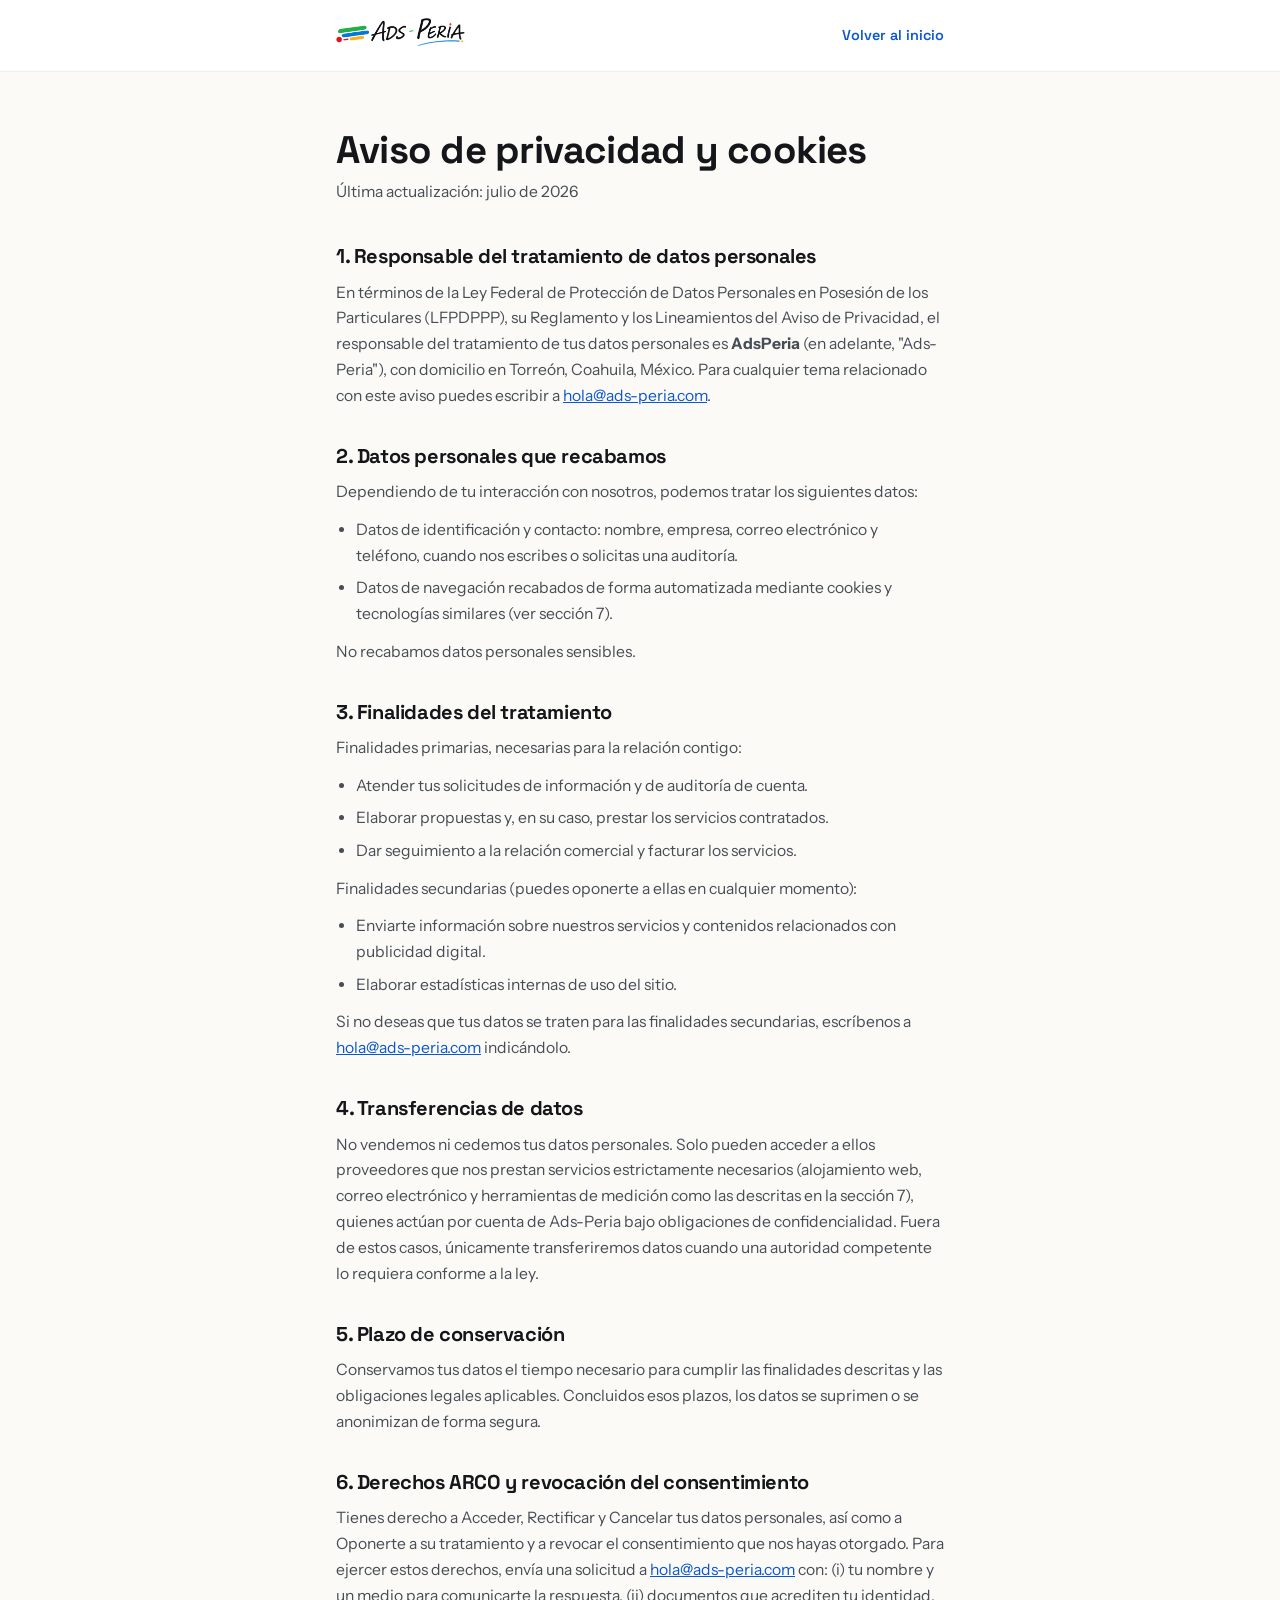
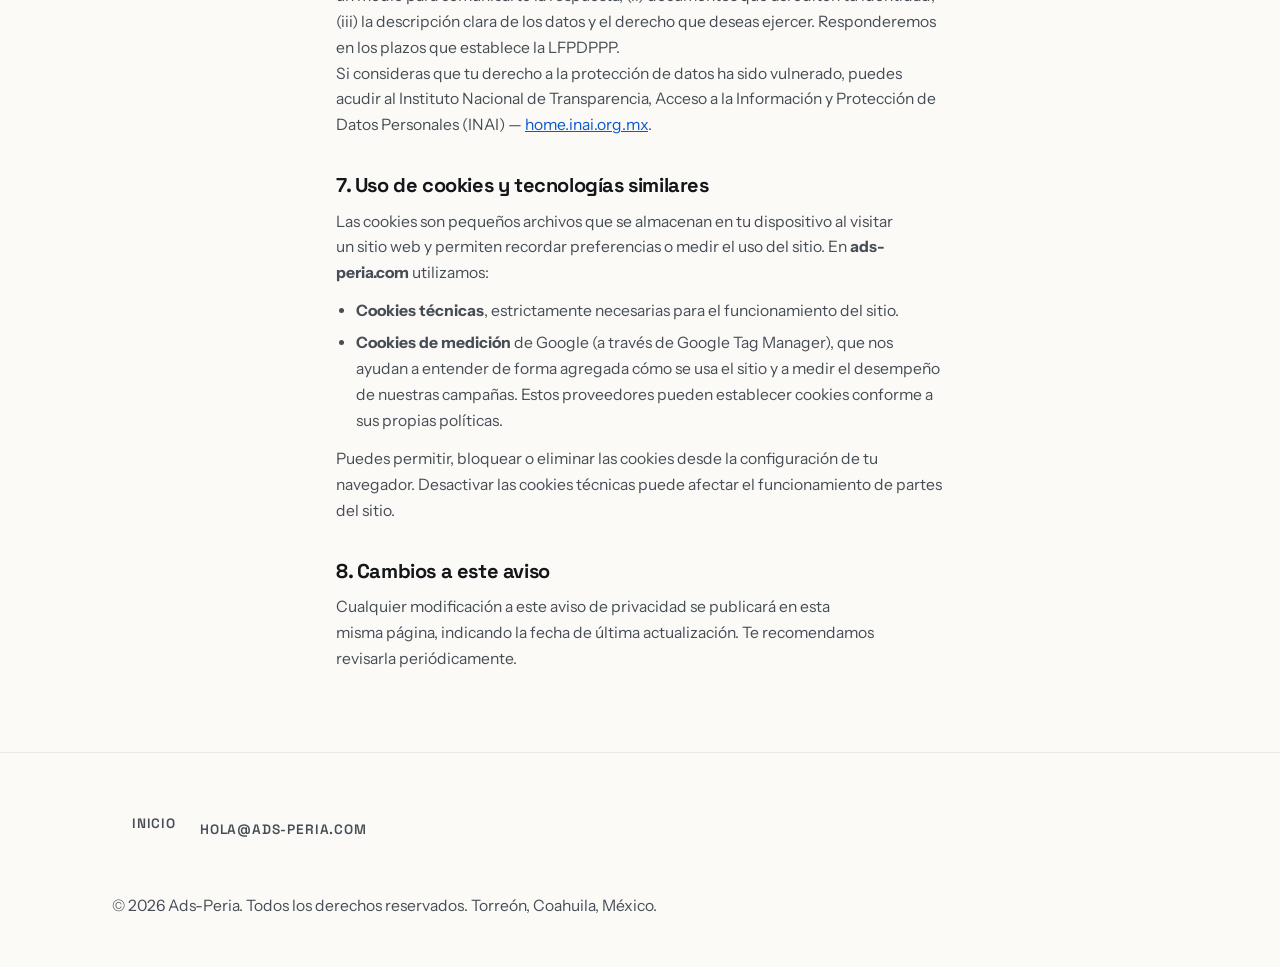
<file: privacidad.html>
<!DOCTYPE html>
<html lang="es">

<head>
  <meta charset="utf-8" />
  <!-- Google Tag Manager -->
  <script>
    (function (w, d, s, l, i) {
      w[l] = w[l] || [];
      w[l].push({ "gtm.start": new Date().getTime(), event: "gtm.js" });
      var f = d.getElementsByTagName(s)[0],
        j = d.createElement(s),
        dl = l != "dataLayer" ? "&l=" + l : "";
      j.async = true;
      j.src = "https://www.googletagmanager.com/gtm.js?id=" + i + dl;
      f.parentNode.insertBefore(j, f);
    })(window, document, "script", "dataLayer", "GTM-PS3SFW72");
  </script>
  <!-- End Google Tag Manager -->
  <meta name="viewport" content="width=device-width, initial-scale=1.0, viewport-fit=cover" />
  <title>Aviso de privacidad y cookies | Ads-Peria</title>
  <meta name="description"
    content="Aviso de privacidad de Ads-Peria conforme a la LFPDPPP: datos que tratamos, finalidades, derechos ARCO, transferencias y política de uso de cookies." />
  <meta name="author" content="Ads-Peria" />
  <meta name="robots" content="index, follow, max-image-preview:large" />
  <meta name="theme-color" content="#0b57d0" />
  <link rel="canonical" href="https://ads-peria.com/privacidad.html" />
  <meta property="og:type" content="website" />
  <meta property="og:site_name" content="Ads-Peria" />
  <meta property="og:locale" content="es_MX" />
  <meta property="og:url" content="https://ads-peria.com/privacidad.html" />
  <meta property="og:title" content="Aviso de privacidad y cookies | Ads-Peria" />
  <meta property="og:description"
    content="Aviso de privacidad de Ads-Peria conforme a la LFPDPPP y política de uso de cookies." />
  <meta property="og:image" content="https://ads-peria.com/assets/img/og-ads-peria-agencia-google-ads.png" />
  <meta property="og:image:width" content="1200" />
  <meta property="og:image:height" content="630" />
  <meta property="og:image:alt" content="Ads-Peria, agencia de Google Ads en México" />
  <meta name="twitter:card" content="summary_large_image" />
  <meta name="twitter:title" content="Aviso de privacidad y cookies | Ads-Peria" />
  <meta name="twitter:description"
    content="Aviso de privacidad de Ads-Peria conforme a la LFPDPPP y política de uso de cookies." />
  <meta name="twitter:image" content="https://ads-peria.com/assets/img/og-ads-peria-agencia-google-ads.png" />
  <link rel="icon" href="./assets/img/favicon-ads-peria.png" type="image/png" />
  <link rel="apple-touch-icon" href="./assets/img/favicon-ads-peria.png" />
  <link rel="preconnect" href="https://fonts.googleapis.com" />
  <link rel="preconnect" href="https://fonts.gstatic.com" crossorigin />
  <link
    href="https://fonts.googleapis.com/css2?family=Space+Grotesk:wght@500;600;700&family=Instrument+Sans:wght@400;500;600&display=swap"
    rel="stylesheet" />
  <link rel="stylesheet" href="./style.css" />
</head>

<body class="page-legal">
  <!-- Google Tag Manager (noscript) -->
  <noscript><iframe src="https://www.googletagmanager.com/ns.html?id=GTM-PS3SFW72" height="0" width="0"
      style="display:none;visibility:hidden" title="Google Tag Manager"></iframe></noscript>
  <!-- End Google Tag Manager (noscript) -->

  <a class="skip-link" href="#main">Saltar al contenido</a>

  <header class="page-legal__header">
    <div class="page-legal__header-inner">
      <a href="./index.html" aria-label="Ads-Peria, inicio">
        <img src="./assets/img/logo-ads-peria-agencia-google-ads.png" alt="Ads-Peria" width="1025" height="222" />
      </a>
      <a class="page-legal__back" href="./index.html">Volver al inicio</a>
    </div>
  </header>

  <main id="main">
    <h1>Aviso de privacidad y cookies</h1>
    <p class="page-legal__updated">Última actualización: julio de 2026</p>

    <section data-screen-label="Responsable">
      <h2>1. Responsable del tratamiento de datos personales</h2>
      <p>
        En términos de la Ley Federal de Protección de Datos Personales en Posesión de los Particulares (LFPDPPP), su
        Reglamento y los Lineamientos del Aviso de Privacidad, el responsable del tratamiento de tus datos personales
        es <strong>AdsPeria</strong> (en adelante, "Ads-Peria"), con domicilio en
        Torreón, Coahuila, México. Para cualquier tema relacionado con este
        aviso puedes escribir a
        <a href="mailto:hola@ads-peria.com">hola@ads-peria.com</a>.
      </p>
    </section>

    <section data-screen-label="Datos tratados">
      <h2>2. Datos personales que recabamos</h2>
      <p>Dependiendo de tu interacción con nosotros, podemos tratar los siguientes datos:</p>
      <ul>
        <li>Datos de identificación y contacto: nombre, empresa, correo electrónico y teléfono, cuando nos escribes o solicitas una auditoría.</li>
        <li>Datos de navegación recabados de forma automatizada mediante cookies y tecnologías similares (ver sección 7).</li>
      </ul>
      <p>No recabamos datos personales sensibles.</p>
    </section>

    <section data-screen-label="Finalidades">
      <h2>3. Finalidades del tratamiento</h2>
      <p>Finalidades primarias, necesarias para la relación contigo:</p>
      <ul>
        <li>Atender tus solicitudes de información y de auditoría de cuenta.</li>
        <li>Elaborar propuestas y, en su caso, prestar los servicios contratados.</li>
        <li>Dar seguimiento a la relación comercial y facturar los servicios.</li>
      </ul>
      <p>Finalidades secundarias (puedes oponerte a ellas en cualquier momento):</p>
      <ul>
        <li>Enviarte información sobre nuestros servicios y contenidos relacionados con publicidad digital.</li>
        <li>Elaborar estadísticas internas de uso del sitio.</li>
      </ul>
      <p>
        Si no deseas que tus datos se traten para las finalidades secundarias, escríbenos a
        <a href="mailto:hola@ads-peria.com">hola@ads-peria.com</a> indicándolo.
      </p>
    </section>

    <section data-screen-label="Transferencias">
      <h2>4. Transferencias de datos</h2>
      <p>
        No vendemos ni cedemos tus datos personales. Solo pueden acceder a ellos proveedores que nos prestan servicios
        estrictamente necesarios (alojamiento web, correo electrónico y herramientas de medición como las descritas en
        la sección 7), quienes actúan por cuenta de Ads-Peria bajo obligaciones de confidencialidad. Fuera de estos
        casos, únicamente transferiremos datos cuando una autoridad competente lo requiera conforme a la ley.
      </p>
    </section>

    <section data-screen-label="Conservación">
      <h2>5. Plazo de conservación</h2>
      <p>
        Conservamos tus datos el tiempo necesario para cumplir las finalidades descritas y las obligaciones legales
        aplicables. Concluidos esos plazos, los datos se suprimen o se anonimizan de forma segura.
      </p>
    </section>

    <section data-screen-label="Derechos ARCO">
      <h2>6. Derechos ARCO y revocación del consentimiento</h2>
      <p>
        Tienes derecho a Acceder, Rectificar y Cancelar tus datos personales, así como a Oponerte a su tratamiento y a
        revocar el consentimiento que nos hayas otorgado. Para ejercer estos derechos, envía una solicitud a
        <a href="mailto:hola@ads-peria.com">hola@ads-peria.com</a> con: (i) tu nombre y un medio para comunicarte la
        respuesta, (ii) documentos que acrediten tu identidad, (iii) la descripción clara de los datos y el derecho
        que deseas ejercer. Responderemos en los plazos que establece la LFPDPPP.
      </p>
      <p>
        Si consideras que tu derecho a la protección de datos ha sido vulnerado, puedes acudir al Instituto Nacional
        de Transparencia, Acceso a la Información y Protección de Datos Personales (INAI) —
        <a href="https://home.inai.org.mx/" rel="noopener noreferrer" target="_blank">home.inai.org.mx</a>.
      </p>
    </section>

    <section data-screen-label="Seguridad">
      <h2>7. Uso de cookies y tecnologías similares</h2>
      <p>
        Las cookies son pequeños archivos que se almacenan en tu dispositivo al visitar un sitio web y permiten
        recordar preferencias o medir el uso del sitio. En <strong>ads-peria.com</strong> utilizamos:
      </p>
      <ul>
        <li><strong>Cookies técnicas</strong>, estrictamente necesarias para el funcionamiento del sitio.</li>
        <li>
          <strong>Cookies de medición</strong> de Google (a través de Google Tag Manager), que nos ayudan a entender
          de forma agregada cómo se usa el sitio y a medir el desempeño de nuestras campañas. Estos proveedores pueden
          establecer cookies conforme a sus propias políticas.
        </li>
      </ul>
      <p>
        Puedes permitir, bloquear o eliminar las cookies desde la configuración de tu navegador. Desactivar las
        cookies técnicas puede afectar el funcionamiento de partes del sitio.
      </p>
    </section>

    <section data-screen-label="Cambios">
      <h2>8. Cambios a este aviso</h2>
      <p>
        Cualquier modificación a este aviso de privacidad se publicará en esta misma página, indicando la fecha de
        última actualización. Te recomendamos revisarla periódicamente.
      </p>
    </section>
  </main>

  <footer class="footer" role="contentinfo">
    <div class="container footer__inner">
      <nav class="footer__nav" aria-label="Pie de página">
        <ul>
          <li><a class="footer__link" href="./index.html">Inicio</a></li>
          <li><a class="footer__link" href="mailto:hola@ads-peria.com">hola@ads-peria.com</a></li>
        </ul>
      </nav>
      <p class="footer__legal">© 2026 Ads-Peria. Todos los derechos reservados. Torreón, Coahuila, México.</p>
    </div>
  </footer>
</body>

</html>
</file>
<file: style.css>
/* ==========================================================================
   Ads-Peria — style.css
   Metodología BEM: block__element--modifier · estados .is-* · hooks .js-* (sin estilos)
   --------------------------------------------------------------------------
   TABLA DE CONTENIDOS
   01. Tokens (:root)
   02. Reset / base
   03. Utilidades (.skip-link, .container, .reveal)
   04. Botones (.btn)
   05. Navegación (.nav)
   06. Hero (.hero)
   07. Buscador simulado (.serp)
   08. Secciones genéricas (.section)
   09. Por qué Google (.why, .point, .bars)
   10. Soluciones — tabs (.tabs)
   11. Proceso (.steps, .step)
   12. Gráfica (.chart)
   13. Nosotros (.about, .value)
   14. FAQ (.faq)
   15. CTA / Contacto (.cta)
   16. Footer (.footer)
   17. Página legal (body.page-legal)
   18. Media queries responsive
   19. Print / reduced motion
   ========================================================================== */

/* 01. Tokens
   ========================================================================== */
:root {
  /* Color */
  --ink: #14161a;
  --ink-soft: #474d56;
  --ink-faint: #7c828c;
  --paper: #fbfaf7;
  --paper-raised: #ffffff;
  --line: rgba(20, 22, 26, 0.12);
  --line-soft: rgba(20, 22, 26, 0.07);
  --blue: #0b57d0;
  --blue-ink: #0a47a8;
  --navy: #10306b;
  --blue-tint: rgba(11, 87, 208, 0.07);
  --red: #d33d2a;
  --yellow: #f4b400;
  --green: #188038;
  --green-tint: rgba(24, 128, 56, 0.08);

  /* Tipografía */
  --font-display: "Space Grotesk", system-ui, sans-serif;
  --font-body: "Instrument Sans", system-ui, sans-serif;

  /* Forma y ritmo */
  --radius: 16px;
  --radius-sm: 10px;
  --pad-x: clamp(1.25rem, 5vw, 3rem);
  --maxw: 72rem;

  /* Movimiento */
  --ease: cubic-bezier(0.22, 1, 0.36, 1);
}

/* 02. Reset / base
   ========================================================================== */
*,
*::before,
*::after {
  box-sizing: border-box;
}

html {
  scroll-behavior: smooth;
}

body {
  margin: 0;
  background: var(--paper);
  color: var(--ink);
  font-family: var(--font-body);
  font-size: 1.0625rem;
  line-height: 1.65;
  -webkit-font-smoothing: antialiased;
  text-rendering: optimizeLegibility;
}

h1,
h2,
h3,
h4 {
  font-family: var(--font-display);
  line-height: 1.12;
  letter-spacing: -0.02em;
  margin: 0;
  text-wrap: balance;
}

p {
  margin: 0;
  text-wrap: pretty;
}

img {
  max-width: 100%;
  height: auto;
}

a {
  color: var(--blue);
}

:focus-visible {
  outline: 3px solid var(--blue);
  outline-offset: 3px;
  border-radius: 4px;
}

section[id] {
  scroll-margin-top: 5.5rem;
}

/* 03. Utilidades
   ========================================================================== */
.skip-link {
  position: absolute;
  top: -100%;
  left: 1rem;
  z-index: 100;
  background: var(--ink);
  color: #fff;
  padding: 0.75rem 1.25rem;
  border-radius: 0 0 var(--radius-sm) var(--radius-sm);
  font-weight: 600;
  text-decoration: none;
}

.skip-link:focus {
  top: 0;
}

.container {
  max-width: var(--maxw);
  margin-inline: auto;
  padding-inline: var(--pad-x);
}

.u-nowrap {
  white-space: nowrap;
}

.reveal {
  opacity: 0;
  transform: translateY(1.5rem);
  transition: opacity 0.7s var(--ease), transform 0.7s var(--ease);
}

.reveal.is-visible {
  opacity: 1;
  transform: none;
}

/* 04. Botones
   ========================================================================== */
.btn {
  display: inline-flex;
  align-items: center;
  justify-content: center;
  gap: 0.6rem;
  min-height: 44px;
  padding: 0.8rem 1.6rem;
  border: 2px solid transparent;
  border-radius: 999px;
  font-family: var(--font-display);
  font-size: 1rem;
  font-weight: 700;
  letter-spacing: 0.01em;
  text-decoration: none;
  white-space: nowrap;
  cursor: pointer;
  transition: background-color 0.18s var(--ease), color 0.18s var(--ease),
    border-color 0.18s var(--ease), transform 0.18s var(--ease);
}

.btn--primary {
  background: var(--blue);
  color: #fff;
}

.btn--primary:hover {
  background: var(--blue-ink);
  transform: translateY(-2px);
}

.btn--ghost {
  border-color: var(--line);
  color: var(--ink);
  background: transparent;
}

.btn--ghost:hover {
  border-color: var(--ink);
}

.btn--lg {
  padding: 1rem 2.2rem;
  font-size: 1.1rem;
}

.btn--inverse {
  background: #fff;
  color: var(--ink);
}

.btn--inverse:hover {
  background: var(--yellow);
  transform: translateY(-2px);
}

/* 05. Navegación
   ========================================================================== */
.nav {
  position: fixed;
  inset-inline: 0;
  top: 0;
  z-index: 50;
  background: rgba(251, 250, 247, 0.92);
  backdrop-filter: blur(10px);
  border-bottom: 1px solid var(--line-soft);
  padding-top: env(safe-area-inset-top, 0);
}

.nav__inner {
  display: flex;
  align-items: center;
  justify-content: space-between;
  gap: 1rem;
  min-height: 4.25rem;
}

.nav__logo {
  display: flex;
  align-items: center;
  flex-shrink: 0;
}

.nav__logo img {
  height: 2rem;
  width: auto;
}

.nav__links {
  display: flex;
  align-items: center;
  gap: 1.75rem;
  list-style: none;
  margin: 0;
  padding: 0;
}

.nav__link {
  font-family: var(--font-display);
  font-size: 0.95rem;
  font-weight: 500;
  color: var(--ink-soft);
  text-decoration: none;
  white-space: nowrap;
  padding: 0.35rem 0;
  border-bottom: 2px solid transparent;
  transition: color 0.15s var(--ease), border-color 0.15s var(--ease);
}

.nav__link:hover {
  color: var(--ink);
  border-color: var(--yellow);
}

.nav__cta-item {
  margin-left: 0.5rem;
}

.nav__toggle {
  display: none;
  flex-direction: column;
  justify-content: center;
  gap: 5px;
  width: 44px;
  height: 44px;
  padding: 10px;
  background: transparent;
  border: 1px solid var(--line);
  border-radius: var(--radius-sm);
  cursor: pointer;
}

.nav__toggle-bar {
  display: block;
  height: 2px;
  width: 100%;
  background: var(--ink);
  border-radius: 2px;
  transition: transform 0.2s var(--ease), opacity 0.2s var(--ease);
}

.nav.is-open .nav__toggle-bar:nth-child(1) {
  transform: translateY(7px) rotate(45deg);
}

.nav.is-open .nav__toggle-bar:nth-child(2) {
  opacity: 0;
}

.nav.is-open .nav__toggle-bar:nth-child(3) {
  transform: translateY(-7px) rotate(-45deg);
}

/* 06. Hero
   ========================================================================== */
.hero {
  position: relative;
  padding: clamp(8rem, 16vh, 11rem) 0 clamp(3.5rem, 7vw, 6rem);
  overflow: hidden;
}

.hero__inner {
  display: grid;
  grid-template-columns: 1.05fr 1fr;
  gap: clamp(2.5rem, 6vw, 5rem);
  align-items: center;
}

.hero__kicker {
  display: inline-flex;
  align-items: center;
  font-family: var(--font-display);
  font-size: 0.8rem;
  font-weight: 700;
  letter-spacing: 0.14em;
  text-transform: uppercase;
  color: var(--ink-soft);
  margin-bottom: 1.5rem;
}

.hero__title {
  font-size: clamp(2.2rem, 4.6vw, 4rem);
  font-weight: 700;
  line-height: 1.08;
  margin-bottom: 1.5rem;
}

.hero__title-mark {
  white-space: nowrap;
  color: var(--blue);
}

.hero__lede {
  font-size: clamp(1.1rem, 1.6vw, 1.3rem);
  color: var(--ink-soft);
  max-width: 34rem;
  margin-bottom: 2.25rem;
}

.hero__actions {
  display: flex;
  flex-wrap: wrap;
  align-items: center;
  gap: 1rem;
}

.hero__note {
  font-size: 0.9rem;
  color: var(--ink-faint);
  margin-top: 1.25rem;
}

/* 07. Buscador simulado — resultados estilo Google
   ========================================================================== */
.serp {
  width: min(40rem, 100%);
  background: #fff;
  border: 1px solid var(--line);
  border-radius: calc(var(--radius) * 1.5);
  box-shadow: 0 30px 70px -35px rgba(20, 22, 26, 0.3);
  padding: 1.5rem 1.75rem 1.9rem;
  text-align: left;
  font-family: arial, sans-serif;
}

.serp__bar {
  display: flex;
  align-items: center;
  gap: 0.8rem;
  border: 1px solid #dfe1e5;
  border-radius: 999px;
  padding: 0.75rem 1.2rem;
  background: #fff;
  box-shadow: 0 1px 6px rgba(32, 33, 36, 0.12);
}

.serp__icon {
  flex-shrink: 0;
  width: 18px;
  height: 18px;
  color: #9aa0a6;
}

.serp__query {
  font-size: 16px;
  color: #202124;
  white-space: nowrap;
  overflow: hidden;
}

.serp__caret {
  display: inline-block;
  width: 1.5px;
  height: 1.15em;
  background: #4285f4;
  vertical-align: text-bottom;
  animation: caret-blink 1.1s steps(1) infinite;
}

@keyframes caret-blink {
  50% {
    opacity: 0;
  }
}

.serp__results {
  margin-top: 1.6rem;
  min-height: 16.5rem;
}

.serp__result {
  opacity: 0;
  transform: translateY(10px);
  transition: opacity 0.45s var(--ease), transform 0.45s var(--ease);
}

.serp__result.is-shown {
  opacity: 1;
  transform: none;
}

.serp__result--fade.is-shown {
  opacity: 1;
  -webkit-mask-image: linear-gradient(to bottom, #000 15%, transparent 95%);
  mask-image: linear-gradient(to bottom, #000 15%, transparent 95%);
}

.serp__result + .serp__result {
  margin-top: 1.5rem;
}

.serp__label {
  font-size: 13px;
  font-weight: 700;
  color: #202124;
  margin-bottom: 8px;
}

.serp__site {
  display: flex;
  align-items: center;
  gap: 10px;
}

.serp__favicon {
  display: flex;
  align-items: center;
  justify-content: center;
  flex-shrink: 0;
  width: 26px;
  height: 26px;
  border-radius: 50%;
  background: #f1f3f4;
  border: 1px solid #ecedef;
  font-size: 12px;
  font-weight: 700;
  color: #5f6368;
}

.serp__siteinfo {
  display: flex;
  flex-direction: column;
  line-height: 1.25;
}

.serp__sitename {
  font-size: 14px;
  color: #202124;
}

.serp__url {
  font-size: 12px;
  color: #4d5156;
}

.serp__title {
  display: block;
  font-size: 20px;
  font-weight: 400;
  line-height: 1.3;
  color: #1a0dab;
  margin: 10px 0 4px;
}

.serp__desc {
  font-size: 14px;
  line-height: 1.55;
  color: #4d5156;
  margin: 0;
}

.serp__caption {
  margin-top: 1.1rem;
  font-size: 0.9rem;
  color: var(--ink-faint);
  text-align: center;
  max-width: 40rem;
}

/* 08. Secciones genéricas
   ========================================================================== */
.section {
  padding: clamp(3.5rem, 8vw, 6.5rem) 0;
}

.section--tint {
  background: var(--paper-raised);
  border-block: 1px solid var(--line-soft);
}

.section--ink {
  background: var(--navy);
  color: #fff;
}

.section__head {
  max-width: 42rem;
  margin-bottom: clamp(2.5rem, 5vw, 4rem);
}

.section__head--center {
  margin-inline: auto;
  text-align: center;
}

.section__head--tight {
  margin-bottom: 1.5rem;
}

.section__kicker {
  display: inline-flex;
  align-items: center;
  gap: 0.6rem;
  font-family: var(--font-display);
  font-size: 0.78rem;
  font-weight: 700;
  letter-spacing: 0.14em;
  text-transform: uppercase;
  color: var(--blue);
  margin-bottom: 1rem;
}

.section--ink .section__kicker {
  color: var(--yellow);
}

.section__title {
  font-size: clamp(1.9rem, 4vw, 2.9rem);
  font-weight: 700;
}

.section__lede {
  margin-top: 1.1rem;
  font-size: 1.12rem;
  color: var(--ink-soft);
}

.section--ink .section__lede {
  color: rgba(255, 255, 255, 0.72);
}

/* 09. Por qué Google
   ========================================================================== */
.why__grid {
  display: grid;
  grid-template-columns: 1fr 1fr;
  gap: clamp(2.5rem, 6vw, 5rem);
  align-items: center;
}

.why__points {
  display: flex;
  flex-direction: column;
  gap: 1.75rem;
  margin-top: 2.25rem;
}

.point {
  display: grid;
  grid-template-columns: auto 1fr;
  gap: 1rem;
  align-items: start;
}

.point__dot {
  width: 12px;
  height: 12px;
  border-radius: 50%;
  margin-top: 0.5rem;
}

.point__dot--green {
  background: var(--green);
}

.point__dot--blue {
  background: var(--blue);
}

.point__dot--yellow {
  background: var(--yellow);
}

.point__title {
  font-size: 1.15rem;
  font-weight: 700;
  margin-bottom: 0.25rem;
}

.point__text {
  color: var(--ink-soft);
  font-size: 0.98rem;
}

/* Comparativa de intención */
.bars {
  background: var(--paper-raised);
  border: 1px solid var(--line);
  border-radius: var(--radius);
  padding: 2rem;
  display: flex;
  flex-direction: column;
  gap: 1.9rem;
}

.bars__row {
  display: flex;
  flex-direction: column;
  gap: 0.7rem;
}

.bars__head {
  display: flex;
  justify-content: space-between;
  align-items: baseline;
  gap: 1rem;
}

.bars__label {
  font-family: var(--font-display);
  font-size: 0.82rem;
  font-weight: 700;
  letter-spacing: 0.1em;
  text-transform: uppercase;
  color: var(--ink-soft);
}

.bars__value {
  font-family: var(--font-display);
  font-size: 0.82rem;
  font-weight: 700;
  color: var(--green);
}

.bars__value--low {
  color: var(--ink-faint);
}

.bars__track {
  height: 10px;
  border-radius: 999px;
  background: var(--line-soft);
  overflow: hidden;
}

.bars__fill {
  display: block;
  height: 100%;
  width: 0;
  border-radius: 999px;
  background: var(--blue);
  transition: width 1.1s var(--ease) 0.2s;
}

.bars__fill--social {
  background: var(--ink-faint);
  transition-delay: 0.45s;
}

.bars.is-visible .bars__fill--search {
  width: 88%;
}

.bars.is-visible .bars__fill--social {
  width: 18%;
}

.bars__note {
  font-size: 0.82rem;
  color: var(--ink-faint);
}

/* 10. Soluciones — tabs
   ========================================================================== */
.tabs__list {
  display: flex;
  flex-wrap: wrap;
  justify-content: center;
  gap: 0.6rem;
  margin-bottom: 2rem;
}

.tabs__tab {
  min-height: 44px;
  padding: 0.55rem 1.3rem;
  border: 1px solid rgba(255, 255, 255, 0.18);
  border-radius: 999px;
  background: transparent;
  color: rgba(255, 255, 255, 0.75);
  font-family: var(--font-display);
  font-size: 0.95rem;
  font-weight: 600;
  cursor: pointer;
  transition: background-color 0.18s var(--ease), color 0.18s var(--ease),
    border-color 0.18s var(--ease);
}

.tabs__tab:hover {
  color: #fff;
  border-color: rgba(255, 255, 255, 0.45);
}

.tabs__tab.is-active {
  background: #fff;
  border-color: #fff;
  color: var(--ink);
}

.tabs__panel {
  display: grid;
  grid-template-columns: 1.2fr 1fr;
  gap: clamp(2rem, 5vw, 4rem);
  align-items: start;
  background: rgba(255, 255, 255, 0.05);
  border: 1px solid rgba(255, 255, 255, 0.1);
  border-radius: var(--radius);
  padding: clamp(1.75rem, 4vw, 3rem);
}

.tabs__panel[hidden] {
  display: none;
}

.tabs__panel-title {
  font-size: 1.6rem;
  font-weight: 700;
  margin-bottom: 1rem;
  color: #fff;
}

.tabs__panel-text {
  color: rgba(255, 255, 255, 0.75);
  font-size: 1.05rem;
}

.tabs__points {
  list-style: none;
  margin: 0;
  padding: 0;
  display: flex;
  flex-direction: column;
}

.tabs__point {
  display: flex;
  align-items: start;
  gap: 0.8rem;
  padding: 0.9rem 0;
  color: rgba(255, 255, 255, 0.85);
  font-size: 0.98rem;
}

.tabs__point + .tabs__point {
  border-top: 1px solid rgba(255, 255, 255, 0.1);
}

.tabs__point-dot {
  flex-shrink: 0;
  width: 8px;
  height: 8px;
  border-radius: 50%;
  background: var(--yellow);
  margin-top: 0.55rem;
}

/* 11. Proceso
   ========================================================================== */
.steps {
  display: grid;
  grid-template-columns: repeat(4, 1fr);
  gap: 1.25rem;
  counter-reset: step;
}

.step {
  position: relative;
  background: var(--paper-raised);
  border: 1px solid var(--line);
  border-radius: var(--radius);
  padding: 1.75rem 1.5rem;
  transition: border-color 0.2s var(--ease), transform 0.2s var(--ease);
}

.step:hover {
  border-color: var(--blue);
  transform: translateY(-4px);
}

.step__num {
  display: inline-flex;
  align-items: center;
  justify-content: center;
  width: 2.6rem;
  height: 2.6rem;
  border-radius: 50%;
  font-family: var(--font-display);
  font-weight: 700;
  font-size: 1.05rem;
  color: #fff;
  margin-bottom: 1.1rem;
}

.step__num--blue {
  background: var(--blue);
}

.step__num--red {
  background: var(--red);
}

.step__num--yellow {
  background: var(--yellow);
  color: var(--ink);
}

.step__num--green {
  background: var(--green);
}

.step__title {
  font-size: 1.15rem;
  font-weight: 700;
  margin-bottom: 0.5rem;
}

.step__text {
  font-size: 0.94rem;
  color: var(--ink-soft);
}

/* 12. Gráfica
   ========================================================================== */
.chart {
  margin-top: clamp(2.5rem, 5vw, 4rem);
  background: var(--paper-raised);
  border: 1px solid var(--line);
  border-radius: var(--radius);
  padding: clamp(1.75rem, 4vw, 2.5rem);
}

.chart__head {
  display: flex;
  justify-content: space-between;
  align-items: baseline;
  gap: 1rem;
  margin-bottom: 1.75rem;
}

.chart__title {
  font-family: var(--font-display);
  font-size: 0.85rem;
  font-weight: 700;
  letter-spacing: 0.12em;
  text-transform: uppercase;
  color: var(--ink-soft);
}

.chart__legend {
  display: flex;
  gap: 1.25rem;
  font-size: 0.82rem;
  color: var(--ink-faint);
}

.chart__legend-item {
  display: inline-flex;
  align-items: center;
  gap: 0.45rem;
}

.chart__legend-swatch {
  width: 10px;
  height: 10px;
  border-radius: 3px;
}

.chart__legend-swatch--spend {
  background: var(--line);
}

.chart__legend-swatch--return {
  background: var(--blue);
}

.chart__bars {
  display: grid;
  grid-template-columns: repeat(4, 1fr);
  gap: clamp(1rem, 4vw, 2.5rem);
  align-items: end;
  height: 200px;
}

.chart__group {
  display: flex;
  align-items: end;
  justify-content: center;
  gap: 8px;
  height: 100%;
}

.chart__bar {
  width: clamp(20px, 4vw, 36px);
  border-radius: 6px 6px 0 0;
  height: calc(var(--h) * 1%);
  transform: scaleY(0);
  transform-origin: bottom;
  transition: transform 0.9s var(--ease);
}

.chart__bar--spend {
  background: var(--line);
}

.chart__bar--return {
  background: var(--blue);
}

.chart.is-visible .chart__bar {
  transform: scaleY(1);
}

.chart.is-visible .chart__group:nth-child(1) .chart__bar {
  transition-delay: 0.1s;
}

.chart.is-visible .chart__group:nth-child(2) .chart__bar {
  transition-delay: 0.3s;
}

.chart.is-visible .chart__group:nth-child(3) .chart__bar {
  transition-delay: 0.5s;
}

.chart.is-visible .chart__group:nth-child(4) .chart__bar {
  transition-delay: 0.7s;
}

.chart__labels {
  display: grid;
  grid-template-columns: repeat(4, 1fr);
  gap: clamp(1rem, 4vw, 2.5rem);
  margin-top: 0.9rem;
  border-top: 1px solid var(--line-soft);
  padding-top: 0.9rem;
}

.chart__label {
  text-align: center;
  font-family: var(--font-display);
  font-size: 0.82rem;
  font-weight: 600;
  color: var(--ink-faint);
}

.chart__caption {
  margin-top: 1.5rem;
  font-size: 0.85rem;
  color: var(--ink-faint);
}

/* 13. Nosotros
   ========================================================================== */
.about__grid {
  display: grid;
  grid-template-columns: 1.1fr 1fr;
  gap: clamp(2.5rem, 6vw, 5rem);
}

.about__text p + p {
  margin-top: 1.1rem;
}

.about__text {
  color: var(--ink-soft);
  font-size: 1.08rem;
}

.about__values {
  display: flex;
  flex-direction: column;
}

.value {
  display: grid;
  grid-template-columns: auto 1fr;
  gap: 1.1rem;
  padding: 1.4rem 0;
}

.value + .value {
  border-top: 1px solid var(--line);
}

.value__num {
  font-family: var(--font-display);
  font-weight: 700;
  font-size: 0.9rem;
  color: var(--ink-faint);
  padding-top: 0.2rem;
}

.value__title {
  font-size: 1.1rem;
  font-weight: 700;
  margin-bottom: 0.3rem;
}

.value__text {
  font-size: 0.95rem;
  color: var(--ink-soft);
}

/* 14. FAQ
   ========================================================================== */
.faq__list {
  max-width: 48rem;
  margin-inline: auto;
}

.faq__item {
  border-bottom: 1px solid var(--line);
}

.faq__q {
  display: flex;
  align-items: center;
  justify-content: space-between;
  gap: 1.5rem;
  padding: 1.4rem 0.25rem;
  cursor: pointer;
  list-style: none;
  font-family: var(--font-display);
  font-size: 1.15rem;
  font-weight: 600;
  transition: color 0.15s var(--ease);
}

.faq__q::-webkit-details-marker {
  display: none;
}

.faq__q:hover {
  color: var(--blue);
}

.faq__q::after {
  content: "+";
  flex-shrink: 0;
  display: inline-flex;
  align-items: center;
  justify-content: center;
  width: 2rem;
  height: 2rem;
  border: 1px solid var(--line);
  border-radius: 50%;
  font-weight: 500;
  font-size: 1.3rem;
  color: var(--ink-soft);
  transition: transform 0.25s var(--ease), background-color 0.2s var(--ease),
    color 0.2s var(--ease);
}

.faq__item[open] .faq__q::after {
  transform: rotate(45deg);
  background: var(--blue);
  border-color: var(--blue);
  color: #fff;
}

.faq__a {
  padding: 0 3.75rem 1.5rem 0.25rem;
  color: var(--ink-soft);
}

/* 15. CTA / Contacto
   ========================================================================== */
.cta {
  padding: clamp(3.5rem, 8vw, 6.5rem) 0;
}

.cta__panel {
  position: relative;
  background: var(--ink);
  color: #fff;
  border-radius: calc(var(--radius) * 1.5);
  padding: clamp(2.5rem, 7vw, 5rem);
  text-align: center;
  overflow: hidden;
}

.cta__title {
  font-size: clamp(2rem, 4.5vw, 3.2rem);
  font-weight: 700;
  max-width: 22ch;
  margin-inline: auto;
  margin-bottom: 1.25rem;
  text-wrap: balance;
}

.cta__text {
  color: rgba(255, 255, 255, 0.72);
  font-size: 1.12rem;
  max-width: 38rem;
  margin-inline: auto;
  margin-bottom: 2.25rem;
}

.cta__address {
  font-style: normal;
  margin-top: 1.75rem;
  font-size: 0.95rem;
  color: rgba(255, 255, 255, 0.6);
}

.cta__address a {
  color: #fff;
  font-weight: 600;
  text-decoration-color: var(--yellow);
  text-underline-offset: 4px;
}

/* 16. Footer
   ========================================================================== */
.footer {
  border-top: 1px solid var(--line-soft);
  padding: 2.5rem 0 3rem;
}

.footer__inner {
  display: flex;
  flex-wrap: wrap;
  align-items: center;
  justify-content: space-between;
  gap: 1.5rem;
}

.footer__brand img {
  height: 1.75rem;
  width: auto;
}

.footer__nav ul {
  display: flex;
  flex-wrap: wrap;
  gap: 1.5rem;
  list-style: none;
  margin: 0;
  padding: 0;
}

.footer__link {
  font-family: var(--font-display);
  font-size: 0.85rem;
  font-weight: 600;
  letter-spacing: 0.06em;
  text-transform: uppercase;
  color: var(--ink-soft);
  text-decoration: none;
  padding: 0.5rem 0;
  display: inline-block;
}

.footer__link:hover {
  color: var(--blue);
}

.footer__legal {
  width: 100%;
  font-size: 0.82rem;
  color: var(--ink-faint);
  margin-top: 0.5rem;
}

/* 17. Página legal
   ========================================================================== */
.page-legal main {
  max-width: 44rem;
  margin-inline: auto;
  padding: 3.5rem var(--pad-x) 5rem;
}

.page-legal__header {
  border-bottom: 1px solid var(--line-soft);
  background: var(--paper-raised);
}

.page-legal__header-inner {
  max-width: 44rem;
  margin-inline: auto;
  padding: 1.1rem var(--pad-x);
  display: flex;
  align-items: center;
  justify-content: space-between;
  gap: 1rem;
}

.page-legal__header-inner img {
  height: 1.75rem;
  width: auto;
}

.page-legal__back {
  font-family: var(--font-display);
  font-size: 0.9rem;
  font-weight: 600;
  text-decoration: none;
  color: var(--blue);
}

.page-legal__back:hover {
  text-decoration: underline;
}

.page-legal h1 {
  font-size: clamp(1.8rem, 4vw, 2.4rem);
  margin-bottom: 0.5rem;
}

.page-legal__updated {
  font-size: 0.9rem;
  color: var(--ink-faint);
  margin-bottom: 2.5rem;
}

.page-legal h2 {
  font-size: 1.25rem;
  margin: 2.25rem 0 0.75rem;
}

.page-legal p,
.page-legal li {
  color: var(--ink-soft);
  font-size: 0.98rem;
}

.page-legal ul {
  padding-left: 1.25rem;
  margin: 0.75rem 0;
}

.page-legal li + li {
  margin-top: 0.4rem;
}

/* 18. Media queries responsive
   ========================================================================== */
@media (max-width: 1100px) {
  .nav__links {
    gap: 1.1rem;
  }

  .nav__link {
    font-size: 0.9rem;
  }

  .nav__cta-item .btn {
    padding: 0.65rem 1.1rem;
    font-size: 0.9rem;
  }
}

@media (max-width: 1024px) {
  .hero__inner {
    grid-template-columns: 1fr;
  }

  .serp {
    max-width: 34rem;
    margin-inline: auto;
  }

  .serp__caption {
    margin-inline: auto;
  }

  .steps {
    grid-template-columns: repeat(2, 1fr);
  }
}

@media (max-width: 960px) {
  .nav__links {
    display: none;
  }

  .nav__toggle {
    display: flex;
  }

  .nav.is-open .nav__links {
    display: flex;
    flex-direction: column;
    align-items: stretch;
    gap: 0;
    position: absolute;
    top: 100%;
    inset-inline: 0;
    background: var(--paper);
    border-bottom: 1px solid var(--line);
    padding: 0.75rem var(--pad-x) 1.25rem;
  }

  .nav.is-open .nav__link {
    display: block;
    padding: 0.85rem 0.25rem;
    border-bottom: 1px solid var(--line-soft);
    font-size: 1.05rem;
  }

  .nav.is-open .nav__cta-item {
    margin: 1.1rem 0 0;
  }

  .nav.is-open .nav__cta-item .btn {
    width: 100%;
  }
}

@media (max-width: 820px) {
  .why__grid,
  .about__grid,
  .tabs__panel {
    grid-template-columns: 1fr;
  }
}

@media (max-width: 560px) {
  .steps {
    grid-template-columns: 1fr;
  }

  .hero__actions .btn {
    width: 100%;
  }

  .chart__bars {
    height: 150px;
  }

  .serp__results {
    min-height: 18rem;
  }

  .faq__a {
    padding-right: 0.25rem;
  }

  .cta__panel .btn {
    display: block;
    width: 100%;
    white-space: normal;
    text-align: center;
    line-height: 1.35;
    padding-inline: 1.2rem;
  }
}

/* 19. Print / reduced motion
   ========================================================================== */
@media (prefers-reduced-motion: reduce) {
  html {
    scroll-behavior: auto;
  }

  .reveal,
  .bars__fill,
  .chart__bar,
  .btn,
  .step {
    transition: none !important;
  }

  .reveal {
    opacity: 1;
    transform: none;
  }

  .bars.is-visible .bars__fill--search,
  .bars__fill--search {
    width: 88%;
  }

  .bars__fill--social {
    width: 18%;
  }

  .chart__bar {
    transform: none;
  }

  .serp__caret {
    animation: none;
  }
}

@media print {
  .nav,
  .skip-link,
  .nav__toggle {
    display: none;
  }

  body {
    background: #fff;
    color: #000;
  }

  .page-legal main {
    padding: 0;
  }

  .page-legal__back {
    display: none;
  }

  a[href^="mailto:"]::after {
    content: " (" attr(href) ")";
    font-size: 0.85em;
  }
}
</file>
